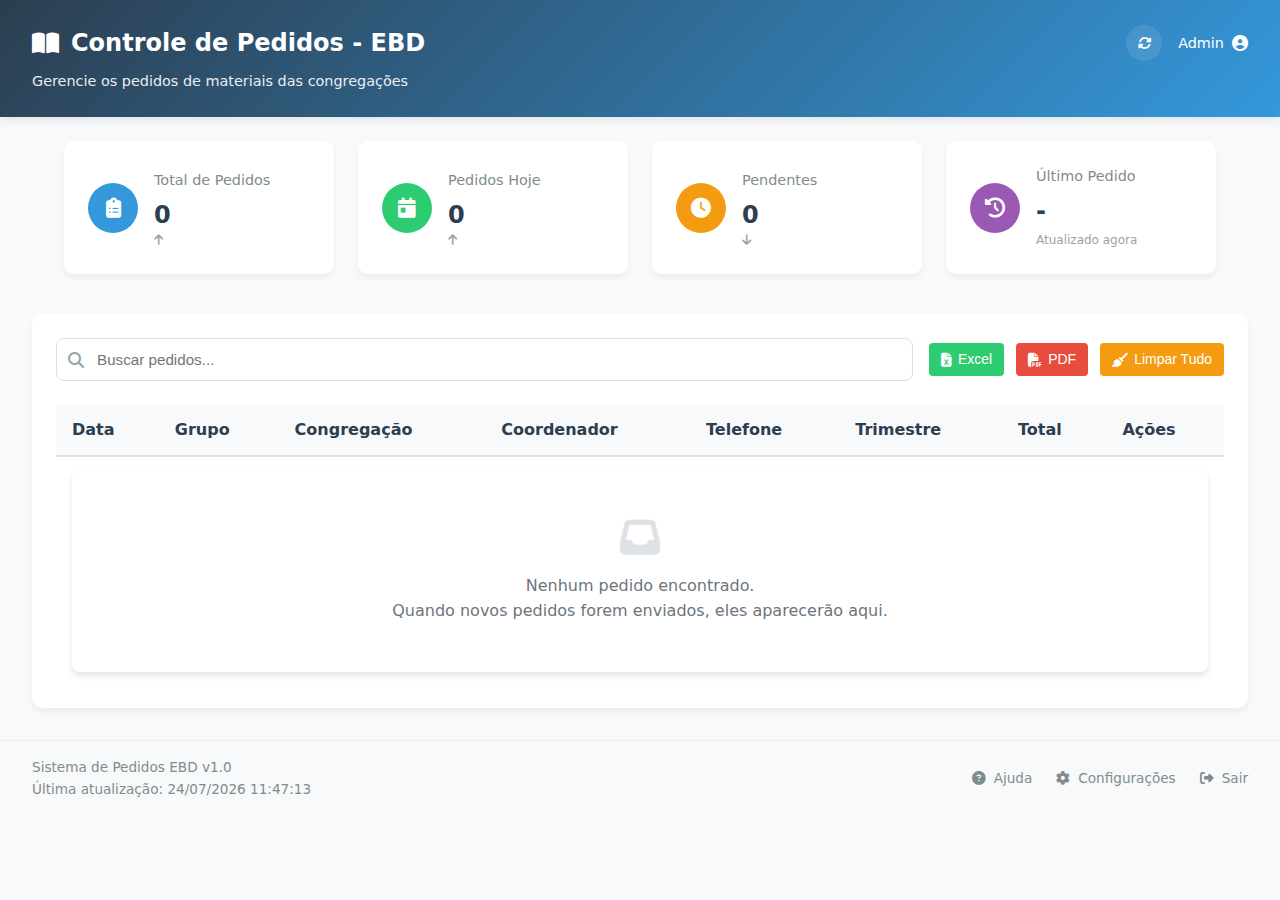
<file: admin.html>
<!DOCTYPE html>
<html lang="pt-br">
<head>
  <meta charset="UTF-8" />
  <meta name="viewport" content="width=device-width, initial-scale=1.0" />
  <meta name="description" content="Área administrativa para gerenciamento de pedidos de materiais da EBD">
  <title>Área Administrativa - EBD</title>
  <link rel="stylesheet" href="https://cdnjs.cloudflare.com/ajax/libs/font-awesome/6.4.2/css/all.min.css">
  <style>
    :root {
      --primary-color: #3498db;
      --danger-color: #e74c3c;
      --danger-hover: #c0392b;
      --success-color: #2ecc71;
      --warning-color: #f39c12;
      --text-color: #333;
      --light-bg: #f8f9fa;
      --card-bg: #fff;
      --border-color: #dee2e6;
      --item-bg: #f8f9fa;
      --shadow: 0 4px 6px rgba(0,0,0,0.1);
      --radius: 8px;
    }

    * {
      box-sizing: border-box;
      margin: 0;
      padding: 0;
    }

    body {
      font-family: 'Segoe UI', system-ui, -apple-system, sans-serif;
      background: var(--light-bg);
      color: var(--text-color);
      line-height: 1.6;
    }

    /* Estilos para o cabeçalho */
    .page-header {
      background: linear-gradient(135deg, #2c3e50, #3498db);
      color: white;
      padding: 1.5rem 2rem;
      box-shadow: 0 2px 10px rgba(0,0,0,0.1);
    }

    .header-content {
      display: flex;
      justify-content: space-between;
      align-items: center;
      margin-bottom: 0.5rem;
    }

    .header-content h1 {
      font-size: 1.5rem;
      font-weight: 600;
      margin: 0;
      display: flex;
      align-items: center;
      gap: 0.75rem;
    }

    .header-actions {
      display: flex;
      align-items: center;
      gap: 1rem;
    }

    .btn-icon {
      background: rgba(255,255,255,0.1);
      border: none;
      color: white;
      width: 36px;
      height: 36px;
      border-radius: 50%;
      display: flex;
      align-items: center;
      justify-content: center;
      cursor: pointer;
      transition: all 0.3s ease;
    }

    .btn-icon:hover {
      background: rgba(255,255,255,0.2);
      transform: rotate(180deg);
    }

    .user-menu {
      display: flex;
      align-items: center;
      gap: 0.5rem;
      cursor: pointer;
    }

    .user-name {
      font-size: 0.9rem;
    }

    .header-subtitle p {
      margin: 0;
      font-size: 0.9rem;
      opacity: 0.9;
    }

    /* Estilos para o dashboard */
    .dashboard-container {
      padding: 1.5rem 2rem;
    }

    .dashboard-grid {
      display: grid;
      grid-template-columns: repeat(auto-fit, minmax(240px, 1fr));
      gap: 1.5rem;
    }

    .dashboard-card {
      background: white;
      border-radius: 10px;
      padding: 1.5rem;
      box-shadow: 0 4px 6px rgba(0,0,0,0.05);
      display: flex;
      align-items: center;
      gap: 1rem;
      transition: transform 0.3s ease, box-shadow 0.3s ease;
    }

    .dashboard-card:hover {
      transform: translateY(-5px);
      box-shadow: 0 8px 15px rgba(0,0,0,0.1);
    }

    .card-icon {
      width: 50px;
      height: 50px;
      border-radius: 50%;
      display: flex;
      align-items: center;
      justify-content: center;
      font-size: 1.25rem;
      color: white;
    }

    .card-primary .card-icon { background: #3498db; }
    .card-success .card-icon { background: #2ecc71; }
    .card-warning .card-icon { background: #f39c12; }
    .card-info .card-icon { background: #9b59b6; }

    .card-content {
      flex: 1;
    }

    .card-content h3 {
      font-size: 0.9rem;
      color: #7f8c8d;
      margin: 0 0 0.25rem 0;
      font-weight: 500;
    }

    .card-value {
      font-size: 1.5rem;
      font-weight: 700;
      color: #2c3e50;
      display: block;
    }

    .card-trend {
      font-size: 0.75rem;
      display: flex;
      align-items: center;
      gap: 0.25rem;
      color: #95a5a6;
    }

    /* Estilos para a área de conteúdo */
    .content-wrapper {
      padding: 0 2rem 2rem 2rem;
    }

    .main-content {
      background: white;
      border-radius: 10px;
      box-shadow: 0 4px 6px rgba(0,0,0,0.05);
      padding: 1.5rem;
      margin-top: 1rem;
    }

    .content-actions {
      display: flex;
      justify-content: space-between;
      align-items: center;
      margin-bottom: 1.5rem;
      flex-wrap: wrap;
      gap: 1rem;
    }

    .search-box {
      position: relative;
      flex: 1;
      min-width: 250px;
    }

    .search-box i {
      position: absolute;
      left: 12px;
      top: 50%;
      transform: translateY(-50%);
      color: #95a5a6;
    }

    .search-box input {
      width: 100%;
      padding: 0.75rem 1rem 0.75rem 2.5rem;
      border: 1px solid #ddd;
      border-radius: 8px;
      font-size: 0.95rem;
      transition: border 0.3s ease;
    }

    .search-box input:focus {
      border-color: #3498db;
      outline: none;
    }

    .action-buttons {
      display: flex;
      gap: 0.75rem;
    }

    /* Estilos para a tabela de pedidos */
    .pedidos-table {
      width: 100%;
      border-collapse: collapse;
      margin-top: 1rem;
    }

    .pedidos-table th {
      background-color: #f8f9fa;
      padding: 0.75rem 1rem;
      text-align: left;
      font-weight: 600;
      color: #2c3e50;
      border-bottom: 2px solid #dee2e6;
    }

    .pedidos-table td {
      padding: 0.75rem 1rem;
      border-bottom: 1px solid #dee2e6;
      vertical-align: top;
    }

    .pedidos-table tr:last-child td {
      border-bottom: none;
    }

    .pedidos-table tr:hover {
      background-color: #f8f9fa;
    }

    .badge {
      display: inline-block;
      padding: 0.35em 0.65em;
      font-size: 0.75em;
      font-weight: 700;
      line-height: 1;
      color: #fff;
      text-align: center;
      white-space: nowrap;
      vertical-align: baseline;
      border-radius: 0.25rem;
    }

    .badge-primary {
      background-color: var(--primary-color);
    }

    .badge-success {
      background-color: var(--success-color);
    }

    .badge-warning {
      background-color: var(--warning-color);
    }

    .btn {
      padding: 0.375rem 0.75rem;
      border-radius: 0.25rem;
      font-size: 0.875rem;
      line-height: 1.5;
      cursor: pointer;
      display: inline-flex;
      align-items: center;
      gap: 0.375rem;
      transition: all 0.15s ease;
      border: none;
    }

    .btn-sm {
      padding: 0.25rem 0.5rem;
      font-size: 0.75rem;
    }

    .btn-primary {
      background-color: var(--primary-color);
      color: white;
    }

    .btn-primary:hover {
      background-color: #2980b9;
    }

    .btn-danger {
      background-color: var(--danger-color);
      color: white;
    }

    .btn-danger:hover {
      background-color: var(--danger-hover);
    }

    .btn-success {
      background-color: var(--success-color);
      color: white;
    }

    .btn-success:hover {
      background-color: #27ae60;
    }

    .btn-warning {
      background-color: var(--warning-color);
      color: white;
    }

    .btn-warning:hover {
      background-color: #e67e22;
    }

    .empty-state {
      text-align: center;
      padding: 3rem 2rem;
      color: #6c757d;
      background: var(--card-bg);
      border-radius: var(--radius);
      box-shadow: var(--shadow);
    }

    .empty-state i {
      font-size: 2.5rem;
      color: #dee2e6;
      margin-bottom: 1rem;
    }

    .material-details {
      margin-top: 0.5rem;
      padding: 0.5rem;
      background-color: #f8f9fa;
      border-radius: 0.25rem;
      font-size: 0.85rem;
    }

    .material-details p {
      margin: 0.25rem 0;
    }

    /* Estilos para o rodapé */
    .page-footer {
      background: #f8f9fa;
      padding: 1rem 2rem;
      border-top: 1px solid #eee;
    }

    .footer-content {
      display: flex;
      justify-content: space-between;
      align-items: center;
      flex-wrap: wrap;
      gap: 1rem;
    }

    .footer-info p {
      margin: 0;
      font-size: 0.85rem;
      color: #7f8c8d;
    }

    .last-update {
      font-size: 0.8rem;
      color: #bdc3c7;
    }

    .footer-links {
      display: flex;
      gap: 1.5rem;
    }

    .footer-links a {
      color: #7f8c8d;
      text-decoration: none;
      font-size: 0.85rem;
      display: flex;
      align-items: center;
      gap: 0.5rem;
      transition: color 0.3s ease;
    }

    .footer-links a:hover {
      color: #3498db;
    }

    /* Responsividade */
    @media (max-width: 992px) {
      .pedidos-table {
        display: block;
        overflow-x: auto;
        white-space: nowrap;
      }
    }

    @media (max-width: 768px) {
      .dashboard-grid {
        grid-template-columns: 1fr 1fr;
      }
      
      .content-actions {
        flex-direction: column;
        align-items: stretch;
      }
      
      .search-box {
        min-width: 100%;
      }
      
      .action-buttons {
        justify-content: flex-end;
      }
    }

    @media (max-width: 576px) {
      .dashboard-grid {
        grid-template-columns: 1fr;
      }
      
      .page-header, .dashboard-container, .content-wrapper {
        padding: 1rem;
      }
      
      .footer-content {
        flex-direction: column;
        align-items: flex-start;
      }
      
      .footer-links {
        margin-top: 0.5rem;
      }
    }
  </style>
</head>
<body>
  <header class="page-header">
    <div class="header-content">
      <h1><i class="fas fa-book-open"></i> Controle de Pedidos - EBD</h1>
      <div class="header-actions">
        <button id="refreshBtn" class="btn-icon" title="Atualizar lista">
          <i class="fas fa-sync-alt"></i>
        </button>
        <div class="user-menu">
          <span class="user-name">Admin</span>
          <i class="fas fa-user-circle"></i>
        </div>
      </div>
    </div>
    <div class="header-subtitle">
      <p>Gerencie os pedidos de materiais das congregações</p>
    </div>
  </header>

  <div class="content-wrapper">
    <div class="dashboard-container">
      <div class="dashboard-grid">
        <div class="dashboard-card card-primary">
          <div class="card-icon">
            <i class="fas fa-clipboard-list"></i>
          </div>
          <div class="card-content">
            <h3>Total de Pedidos</h3>
            <span id="total-pedidos" class="card-value">0</span>
            <span class="card-trend"><i class="fas fa-arrow-up"></i> </span>
          </div>
        </div>
        
        <div class="dashboard-card card-success">
          <div class="card-icon">
            <i class="fas fa-calendar-day"></i>
          </div>
          <div class="card-content">
            <h3>Pedidos Hoje</h3>
            <span id="pedidos-hoje" class="card-value">0</span>
            <span class="card-trend"><i class="fas fa-arrow-up"></i> </span>
          </div>
        </div>
        
        <div class="dashboard-card card-warning">
          <div class="card-icon">
            <i class="fas fa-clock"></i>
          </div>
          <div class="card-content">
            <h3>Pendentes</h3>
            <span id="pedidos-pendentes" class="card-value">0</span>
            <span class="card-trend"><i class="fas fa-arrow-down"></i> </span>
          </div>
        </div>
        
        <div class="dashboard-card card-info">
          <div class="card-icon">
            <i class="fas fa-history"></i>
          </div>
          <div class="card-content">
            <h3>Último Pedido</h3>
            <span id="ultimo-pedido" class="card-value">-</span>
            <span class="card-trend">Atualizado agora</span>
          </div>
        </div>
      </div>
    </div>

    <main class="main-content">
      <div class="content-actions">
        <div class="search-box">
          <i class="fas fa-search"></i>
          <input type="text" id="searchInput" placeholder="Buscar pedidos...">
        </div>
        <div class="action-buttons">
          <button id="exportExcel" class="btn btn-success">
            <i class="fas fa-file-excel"></i> Excel
          </button>
          <button id="exportPDF" class="btn btn-danger">
            <i class="fas fa-file-pdf"></i> PDF
          </button>
          <button id="limparPedidos" class="btn btn-warning">
            <i class="fas fa-broom"></i> Limpar Tudo
          </button>
        </div>
      </div>
      
      <div id="listaPedidos">
        <table class="pedidos-table">
          <thead>
            <tr>
              <th>Data</th>
              <th>Grupo</th>
              <th>Congregação</th>
              <th>Coordenador</th>
              <th>Telefone</th>
              <th>Trimestre</th>
              <th>Total</th>
              <th>Ações</th>
            </tr>
          </thead>
          <tbody id="pedidosTableBody">
            <!-- Conteúdo dinâmico será inserido aqui -->
          </tbody>
        </table>
      </div>
    </main>
  </div>

  <footer class="page-footer">
    <div class="footer-content">
      <div class="footer-info">
        <p>Sistema de Pedidos EBD v1.0</p>
        <p class="last-update">Última atualização: <span id="lastUpdateTime">-</span></p>
      </div>
      <div class="footer-links">
        <a href="#"><i class="fas fa-question-circle"></i> Ajuda</a>
        <a href="#"><i class="fas fa-cog"></i> Configurações</a>
        <a href="index.html"><i class="fas fa-sign-out-alt"></i> Sair</a>
      </div>
    </div>
  </footer>

  <script>
    document.addEventListener('DOMContentLoaded', () => {
      const pedidosTableBody = document.getElementById("pedidosTableBody");
      const limparBtn = document.getElementById("limparPedidos");
      const exportExcelBtn = document.getElementById("exportExcel");
      const exportPDFBtn = document.getElementById("exportPDF");
      const refreshBtn = document.getElementById("refreshBtn");
      const searchInput = document.getElementById("searchInput");
      
      // Carregar pedidos do localStorage
      let pedidos = JSON.parse(localStorage.getItem("pedidos") || "[]");
      
      // Atualizar dashboard
      atualizarDashboard(pedidos);
      
      // Ordenar pedidos por data (mais recente primeiro)
      pedidos.sort((a, b) => new Date(b.timestamp) - new Date(a.timestamp));
      
      if (pedidos.length === 0) {
        pedidosTableBody.innerHTML = `
          <tr>
            <td colspan="8">
              <div class="empty-state">
                <i class="fas fa-inbox"></i>
                <p>Nenhum pedido encontrado.</p>
                <p>Quando novos pedidos forem enviados, eles aparecerão aqui.</p>
              </div>
            </td>
          </tr>
        `;
        limparBtn.disabled = true;
        exportExcelBtn.disabled = true;
        exportPDFBtn.disabled = true;
      } else {
        renderizarPedidos(pedidos);
      }
      
      // Atualizar última atualização
      document.getElementById('lastUpdateTime').textContent = formatarData(new Date().toISOString());
      
      // Event listeners
      limparBtn.addEventListener('click', limparPedidos);
      exportExcelBtn.addEventListener('click', () => exportarPedidos('excel'));
      exportPDFBtn.addEventListener('click', () => exportarPedidos('pdf'));
      refreshBtn.addEventListener('click', recarregarPedidos);
      searchInput.addEventListener('input', filtrarPedidos);
    });

    function atualizarDashboard(pedidos) {
      const hoje = new Date().toISOString().split('T')[0];
      const pedidosHoje = pedidos.filter(p => p.timestamp && p.timestamp.includes(hoje)).length;
      const ultimoPedido = pedidos.length > 0 ? formatarData(pedidos[0].timestamp) : '-';
      
      document.getElementById('total-pedidos').textContent = pedidos.length;
      document.getElementById('pedidos-hoje').textContent = pedidosHoje;
      document.getElementById('pedidos-pendentes').textContent = pedidos.filter(p => !p.entregue).length;
      document.getElementById('ultimo-pedido').textContent = ultimoPedido;
    }

    function renderizarPedidos(pedidos) {
      const pedidosTableBody = document.getElementById("pedidosTableBody");
      pedidosTableBody.innerHTML = '';
      
      if (pedidos.length === 0) {
        pedidosTableBody.innerHTML = `
          <tr>
            <td colspan="8">
              <div class="empty-state">
                <i class="fas fa-inbox"></i>
                <p>Nenhum pedido encontrado.</p>
              </div>
            </td>
          </tr>
        `;
        return;
      }
      
      pedidos.forEach((pedido, index) => {
        const totalItens = pedido.itens ? pedido.itens.length : 0;
        const trimestre = pedido.trimestre || 'Não informado';
        
        const row = document.createElement("tr");
        
        row.innerHTML = `
          <td>${formatarData(pedido.timestamp)}</td>
          <td>${pedido.grupo || '-'}</td>
          <td>${pedido.congregacao || '-'}</td>
          <td>${pedido.coordenador || '-'}</td>
          <td><a href="tel:${pedido.telefone}">${pedido.telefone || '-'}</a></td>
          <td>${trimestre}</td>
          <td><span class="badge badge-primary">${totalItens} itens</span></td>
          <td>
            <button class="btn btn-primary btn-sm btn-detalhes" data-id="${index}">
              <i class="fas fa-eye"></i> Detalhes
            </button>
            <button class="btn btn-danger btn-sm btn-excluir" data-id="${index}">
              <i class="fas fa-trash"></i>
            </button>
          </td>
        `;
        
        pedidosTableBody.appendChild(row);
      });
      
      // Adicionar event listeners para os botões
      document.querySelectorAll('.btn-detalhes').forEach(btn => {
        btn.addEventListener('click', mostrarDetalhesPedido);
      });
      
      document.querySelectorAll('.btn-excluir').forEach(btn => {
        btn.addEventListener('click', excluirPedido);
      });
    }

    function mostrarDetalhesPedido(e) {
      const pedidoId = e.target.closest('button').getAttribute('data-id');
      const pedidos = JSON.parse(localStorage.getItem("pedidos") || "[]");
      const pedido = pedidos[pedidoId];
      
      if (!pedido) return;
      
      // Criar modal ou mostrar detalhes
      const detalhesContent = `
        <div class="material-details">
          <p><strong>Data:</strong> ${formatarData(pedido.timestamp)}</p>
          <p><strong>Grupo:</strong> ${pedido.grupo || '-'}</p>
          <p><strong>Congregação:</strong> ${pedido.congregacao || '-'}</p>
          <p><strong>Coordenador:</strong> ${pedido.coordenador || '-'}</p>
          <p><strong>Telefone:</strong> ${pedido.telefone || '-'}</p>
          <p><strong>Trimestre:</strong> ${pedido.trimestre || 'Não informado'}</p>
          <p><strong>Total de itens:</strong> ${pedido.itens ? pedido.itens.length : 0}</p>
          <h4>Materiais:</h4>
          <ul>
            ${pedido.itens ? pedido.itens.map(item => `
              <li>
                <strong>${item.material || 'Material não especificado'}</strong>
                <p>Aluno: ${item.aluno || '-'}</p>
                <p>Professor: ${item.professor || '-'}</p>
                <p>Kit: ${item.kit || '-'}</p>
              </li>
            `).join('') : '<li>Nenhum item encontrado</li>'}
          </ul>
        </div>
      `;
      
      alert(detalhesContent); // Substituir por um modal mais elegante se necessário
    }

    function excluirPedido(e) {
      const pedidoId = e.target.closest('button').getAttribute('data-id');
      const pedidos = JSON.parse(localStorage.getItem("pedidos") || "[]");
      
      if (confirm(`Tem certeza que deseja excluir este pedido?`)) {
        pedidos.splice(pedidoId, 1);
        localStorage.setItem("pedidos", JSON.stringify(pedidos));
        recarregarPedidos();
      }
    }

  /**
 * Formata uma data para o padrão brasileiro (DD/MM/YYYY HH:mm:ss)
 * @param {string|Date|number} [dataString] - Data a ser formatada (opcional)
 * @param {boolean} [includeSeconds=true] - Inclui segundos na formatação
 * @returns {string} Data formatada (se válida) ou data atual formatada
 */
function formatarData(dataString, includeSeconds = true) {
  // Opções de formatação
  const opcoesFormatacao = { 
    day: '2-digit', 
    month: '2-digit', 
    year: 'numeric',
    hour: '2-digit',
    minute: '2-digit',
    hour12: false // Formato 24 horas
  };
  
  // Adiciona segundos se solicitado (true por padrão)
  if (includeSeconds) {
    opcoesFormatacao.second = '2-digit';
  }

  // Função para formatar a data atual
  const formatarDataAtual = () => {
    return new Date().toLocaleDateString('pt-BR', opcoesFormatacao)
      .replace(',', '')
      .replace(/\s+/g, ' ');
  };

  // Se não receber nenhum parâmetro, retorna a data atual
  if (arguments.length === 0) {
    return formatarDataAtual();
  }

  try {
    // Converte para Date se não for já
    const data = dataString instanceof Date ? dataString : new Date(dataString);
    
    // Se a data for inválida, retorna a data atual
    if (isNaN(data.getTime())) {
      return formatarDataAtual();
    }
    
    // Formata a data recebida
    return data.toLocaleDateString('pt-BR', opcoesFormatacao)
               .replace(',', '')
               .replace(/\s+/g, ' ');
  } catch (erro) {
    console.error('Erro ao formatar data:', erro);
    return formatarDataAtual();
  }
} 


    function limparPedidos() {
      if (confirm("Tem certeza que deseja apagar todos os pedidos salvos? Esta ação não pode ser desfeita.")) {
        localStorage.removeItem("pedidos");
        recarregarPedidos();
        
        // Feedback visual
        const btn = document.getElementById("limparPedidos");
        btn.innerHTML = '<i class="fas fa-check"></i> Limpeza concluída';
        setTimeout(() => {
          btn.innerHTML = '<i class="fas fa-broom"></i> Limpar Tudo';
        }, 2000);
      }
    }

    function exportarPedidos(format) {
      const pedidos = JSON.parse(localStorage.getItem("pedidos") || "[]");
      
      if (pedidos.length === 0) {
        alert('Não há pedidos para exportar!');
        return;
      }
      
      if (format === 'excel') {
        // Criar conteúdo CSV
        let csvContent = "Data,Grupo,Congregação,Coordenador,Telefone,Trimestre,Material,Aluno,Professor,Kit\n";
        
        pedidos.forEach(pedido => {
          const itens = pedido.itens || [];
          if (itens.length === 0) {
            csvContent += `"${pedido.timestamp}","${pedido.grupo}","${pedido.congregacao}","${pedido.coordenador}","${pedido.telefone}","${pedido.trimestre}","","","",""\n`;
          } else {
            itens.forEach(item => {
              csvContent += `"${pedido.timestamp}","${pedido.grupo}","${pedido.congregacao}","${pedido.coordenador}","${pedido.telefone}","${pedido.trimestre}","${item.material}","${item.aluno}","${item.professor}","${item.kit}"\n`;
            });
          }
        });
        
        // Criar link de download
        const blob = new Blob([csvContent], { type: 'text/csv;charset=utf-8;' });
        const url = URL.createObjectURL(blob);
        const link = document.createElement('a');
        link.setAttribute('href', url);
        link.setAttribute('download', `pedidos-ebd-${new Date().toISOString().split('T')[0]}.csv`);
        link.style.visibility = 'hidden';
        document.body.appendChild(link);
        link.click();
        document.body.removeChild(link);
      } else if (format === 'pdf') {
        alert("Exportação para PDF seria implementada aqui com uma biblioteca como jsPDF");
        // Implementar geração de PDF com jsPDF ou similar
      }
      
      // Feedback visual
      const btn = document.getElementById(`export${format === 'excel' ? 'Excel' : 'PDF'}`);
      btn.innerHTML = `<i class="fas fa-check"></i> ${format === 'excel' ? 'Excel' : 'PDF'}`;
      setTimeout(() => {
        btn.innerHTML = `<i class="fas fa-file-${format === 'excel' ? 'excel' : 'pdf'}"></i> ${format === 'excel' ? 'Excel' : 'PDF'}`;
      }, 2000);
    }

    function recarregarPedidos() {
      const pedidos = JSON.parse(localStorage.getItem("pedidos") || "[]");
      renderizarPedidos(pedidos);
      atualizarDashboard(pedidos);
      document.getElementById('lastUpdateTime').textContent = formatarData(new Date().toISOString());
      
      // Feedback visual
      const btn = document.getElementById("refreshBtn");
      btn.innerHTML = '<i class="fas fa-check"></i>';
      setTimeout(() => {
        btn.innerHTML = '<i class="fas fa-sync-alt"></i>';
      }, 1000);
    }

    function filtrarPedidos() {
      const termo = document.getElementById("searchInput").value.toLowerCase();
      const pedidos = JSON.parse(localStorage.getItem("pedidos") || "[]");
      
      if (!termo) {
        renderizarPedidos(pedidos);
        return;
      }
      
      const pedidosFiltrados = pedidos.filter(pedido => {
        return (
          (pedido.grupo && pedido.grupo.toLowerCase().includes(termo)) ||
          (pedido.congregacao && pedido.congregacao.toLowerCase().includes(termo)) ||
          (pedido.coordenador && pedido.coordenador.toLowerCase().includes(termo)) ||
          (pedido.telefone && pedido.telefone.includes(termo)) ||
          (pedido.trimestre && pedido.trimestre.toLowerCase().includes(termo)) ||
          (pedido.itens && pedido.itens.some(item => 
            (item.material && item.material.toLowerCase().includes(termo)) ||
            (item.aluno && item.aluno.toLowerCase().includes(termo)) ||
            (item.professor && item.professor.toLowerCase().includes(termo)) ||
            (item.kit && item.kit.toLowerCase().includes(termo))
          ))
        );
      });
      
      renderizarPedidos(pedidosFiltrados);
    }
  </script>
</body>
</html>
</file>
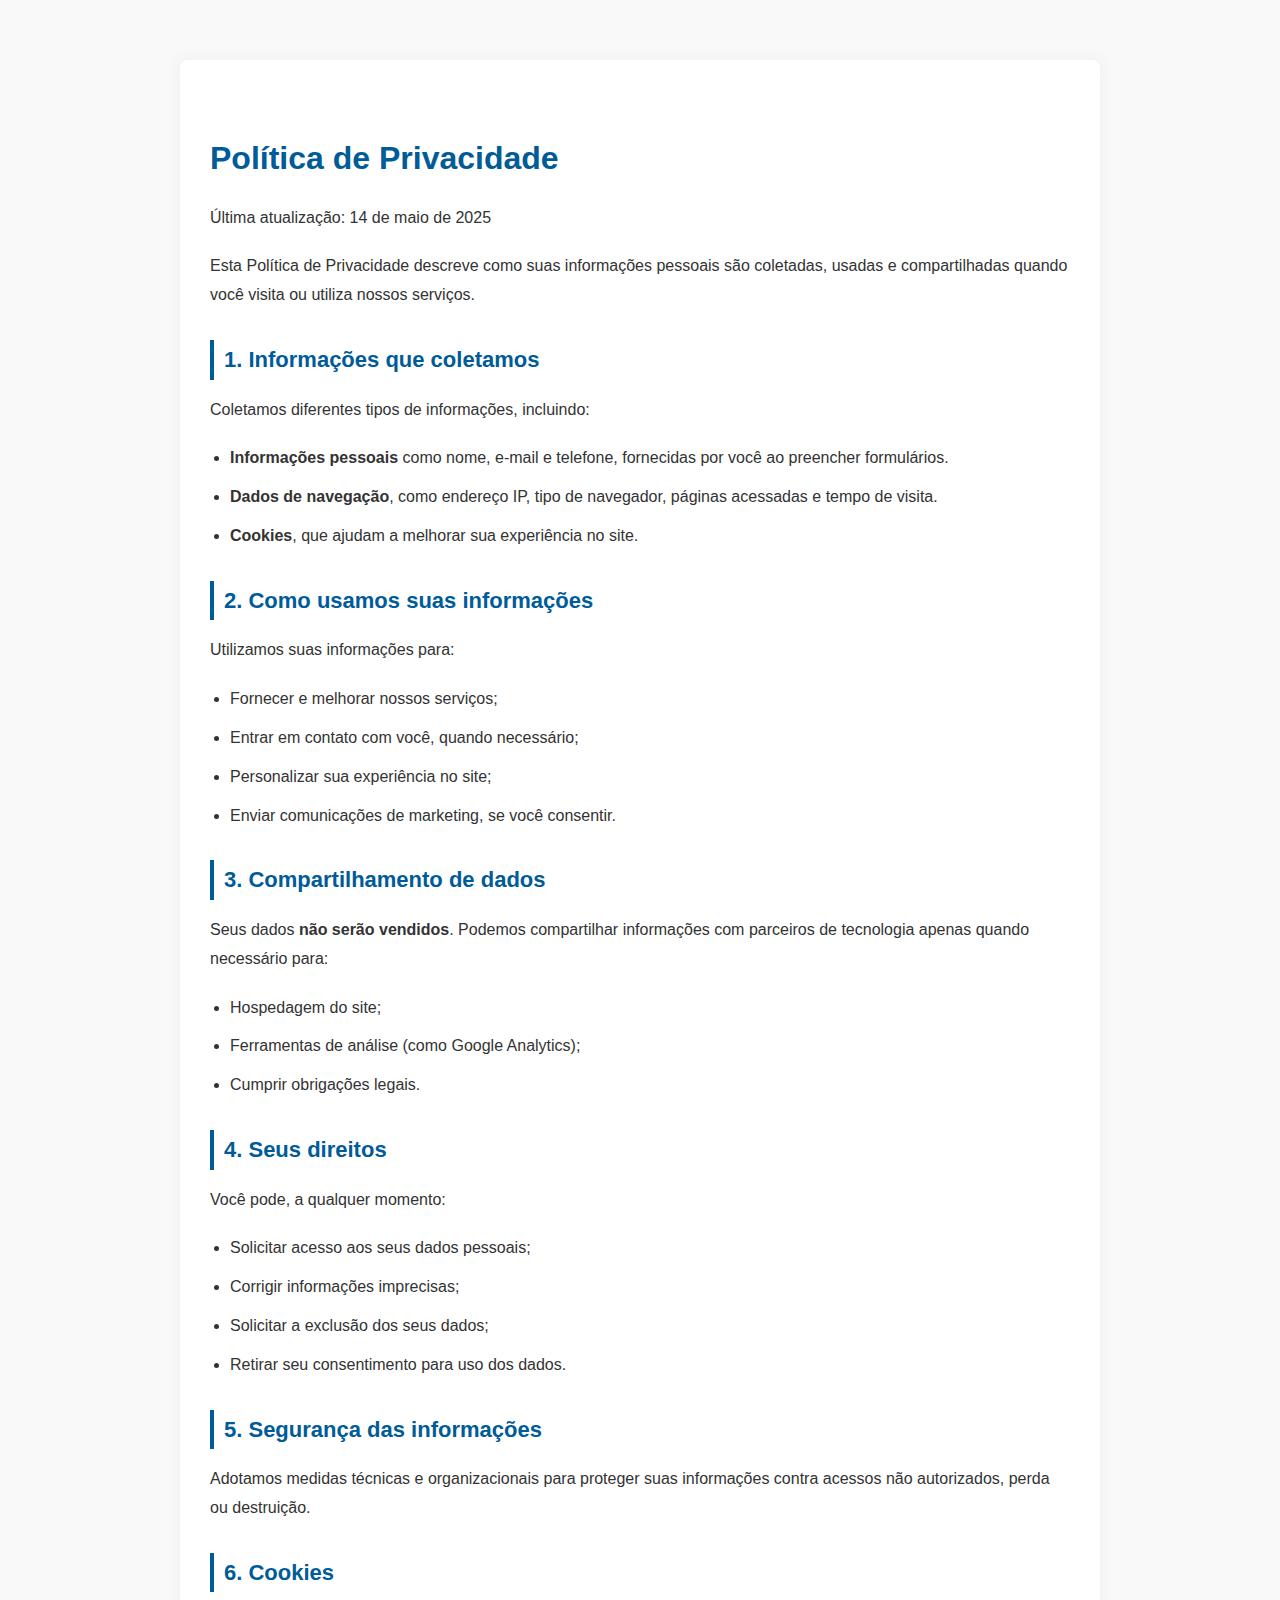
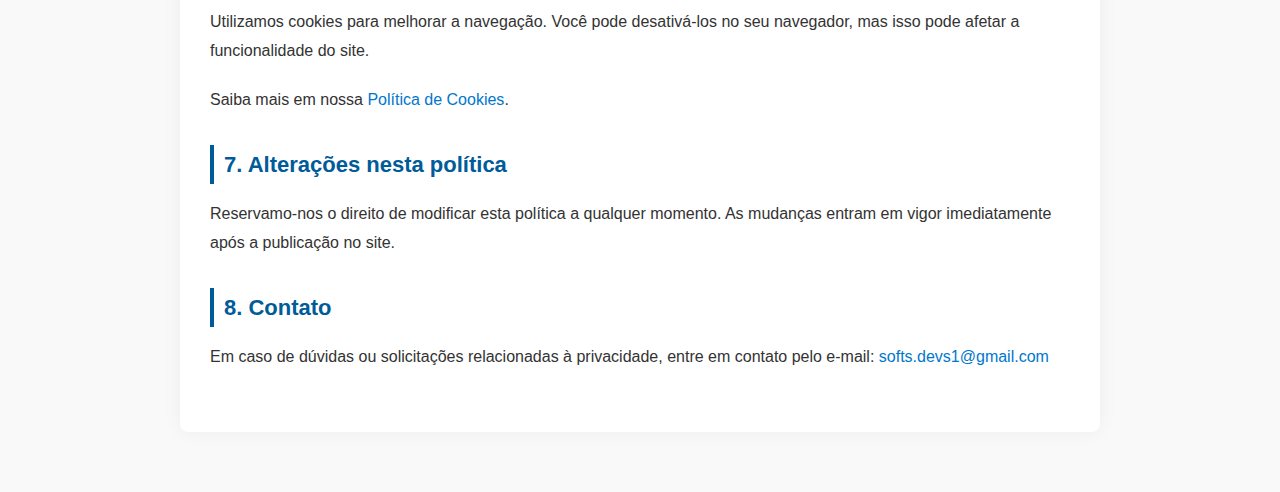
<file: TERMO-DE-PRIVACIDADE.html>
<!DOCTYPE html>
<html lang="pt-BR">
<head>
  <meta charset="UTF-8" />
  <meta name="viewport" content="width=device-width, initial-scale=1.0"/>
  <title>Política de Privacidade</title>
<style>
  body {
    font-family: 'Segoe UI', Tahoma, Geneva, Verdana, sans-serif;
    background-color: #f9f9f9;
    color: #333;
    line-height: 1.8;
    margin: 0;
    padding: 0;
  }

  .container {
    max-width: 860px;
    margin: 60px auto;
    background: #fff;
    padding: 40px 30px;
    box-shadow: 0 0 20px rgba(0,0,0,0.05);
    border-radius: 8px;
  }

  h1, h2 {
    color: #005b99;
    margin-top: 30px;
  }

  h1 {
    font-size: 32px;
    margin-bottom: 10px;
  }

  h2 {
    font-size: 22px;
    border-left: 4px solid #005b99;
    padding-left: 10px;
    margin-bottom: 10px;
  }

  p {
    font-size: 16px;
    margin-bottom: 20px;
  }

  ul {
    padding-left: 20px;
    margin-bottom: 20px;
  }

  ul li {
    margin-bottom: 10px;
  }

  a {
    color: #0077cc;
    text-decoration: none;
  }

  a:hover {
    text-decoration: underline;
  }

  @media (max-width: 768px) {
    .container {
      padding: 25px 20px;
      margin: 30px 10px;
    }

    h1 {
      font-size: 26px;
    }

    h2 {
      font-size: 20px;
    }
  }
</style>

</head>

<body>
  <div class="container">
    <h1>Política de Privacidade</h1>
  <p>Última atualização: 14 de maio de 2025</p>

  <p>
    Esta Política de Privacidade descreve como suas informações pessoais são coletadas, usadas e compartilhadas quando você visita ou utiliza nossos serviços.
  </p>

  <h2>1. Informações que coletamos</h2>
  <p>Coletamos diferentes tipos de informações, incluindo:</p>
  <ul>
    <li><strong>Informações pessoais</strong> como nome, e-mail e telefone, fornecidas por você ao preencher formulários.</li>
    <li><strong>Dados de navegação</strong>, como endereço IP, tipo de navegador, páginas acessadas e tempo de visita.</li>
    <li><strong>Cookies</strong>, que ajudam a melhorar sua experiência no site.</li>
  </ul>

  <h2>2. Como usamos suas informações</h2>
  <p>Utilizamos suas informações para:</p>
  <ul>
    <li>Fornecer e melhorar nossos serviços;</li>
    <li>Entrar em contato com você, quando necessário;</li>
    <li>Personalizar sua experiência no site;</li>
    <li>Enviar comunicações de marketing, se você consentir.</li>
  </ul>

  <h2>3. Compartilhamento de dados</h2>
  <p>Seus dados <strong>não serão vendidos</strong>. Podemos compartilhar informações com parceiros de tecnologia apenas quando necessário para:</p>
  <ul>
    <li>Hospedagem do site;</li>
    <li>Ferramentas de análise (como Google Analytics);</li>
    <li>Cumprir obrigações legais.</li>
  </ul>

  <h2>4. Seus direitos</h2>
  <p>Você pode, a qualquer momento:</p>
  <ul>
    <li>Solicitar acesso aos seus dados pessoais;</li>
    <li>Corrigir informações imprecisas;</li>
    <li>Solicitar a exclusão dos seus dados;</li>
    <li>Retirar seu consentimento para uso dos dados.</li>
  </ul>

  <h2>5. Segurança das informações</h2>
  <p>Adotamos medidas técnicas e organizacionais para proteger suas informações contra acessos não autorizados, perda ou destruição.</p>

  <h2>6. Cookies</h2>
  <p>Utilizamos cookies para melhorar a navegação. Você pode desativá-los no seu navegador, mas isso pode afetar a funcionalidade do site.</p>
  <p>Saiba mais em nossa <a href="politica-de-cookies.html">Política de Cookies</a>.</p>

  <h2>7. Alterações nesta política</h2>
  <p>Reservamo-nos o direito de modificar esta política a qualquer momento. As mudanças entram em vigor imediatamente após a publicação no site.</p>

  <h2>8. Contato</h2>
  <p>Em caso de dúvidas ou solicitações relacionadas à privacidade, entre em contato pelo e-mail: <a href="mailto:contato@seudominio.com">softs.devs1@gmail.com</a></p>

  </div>
</body>
</html>
</file>
